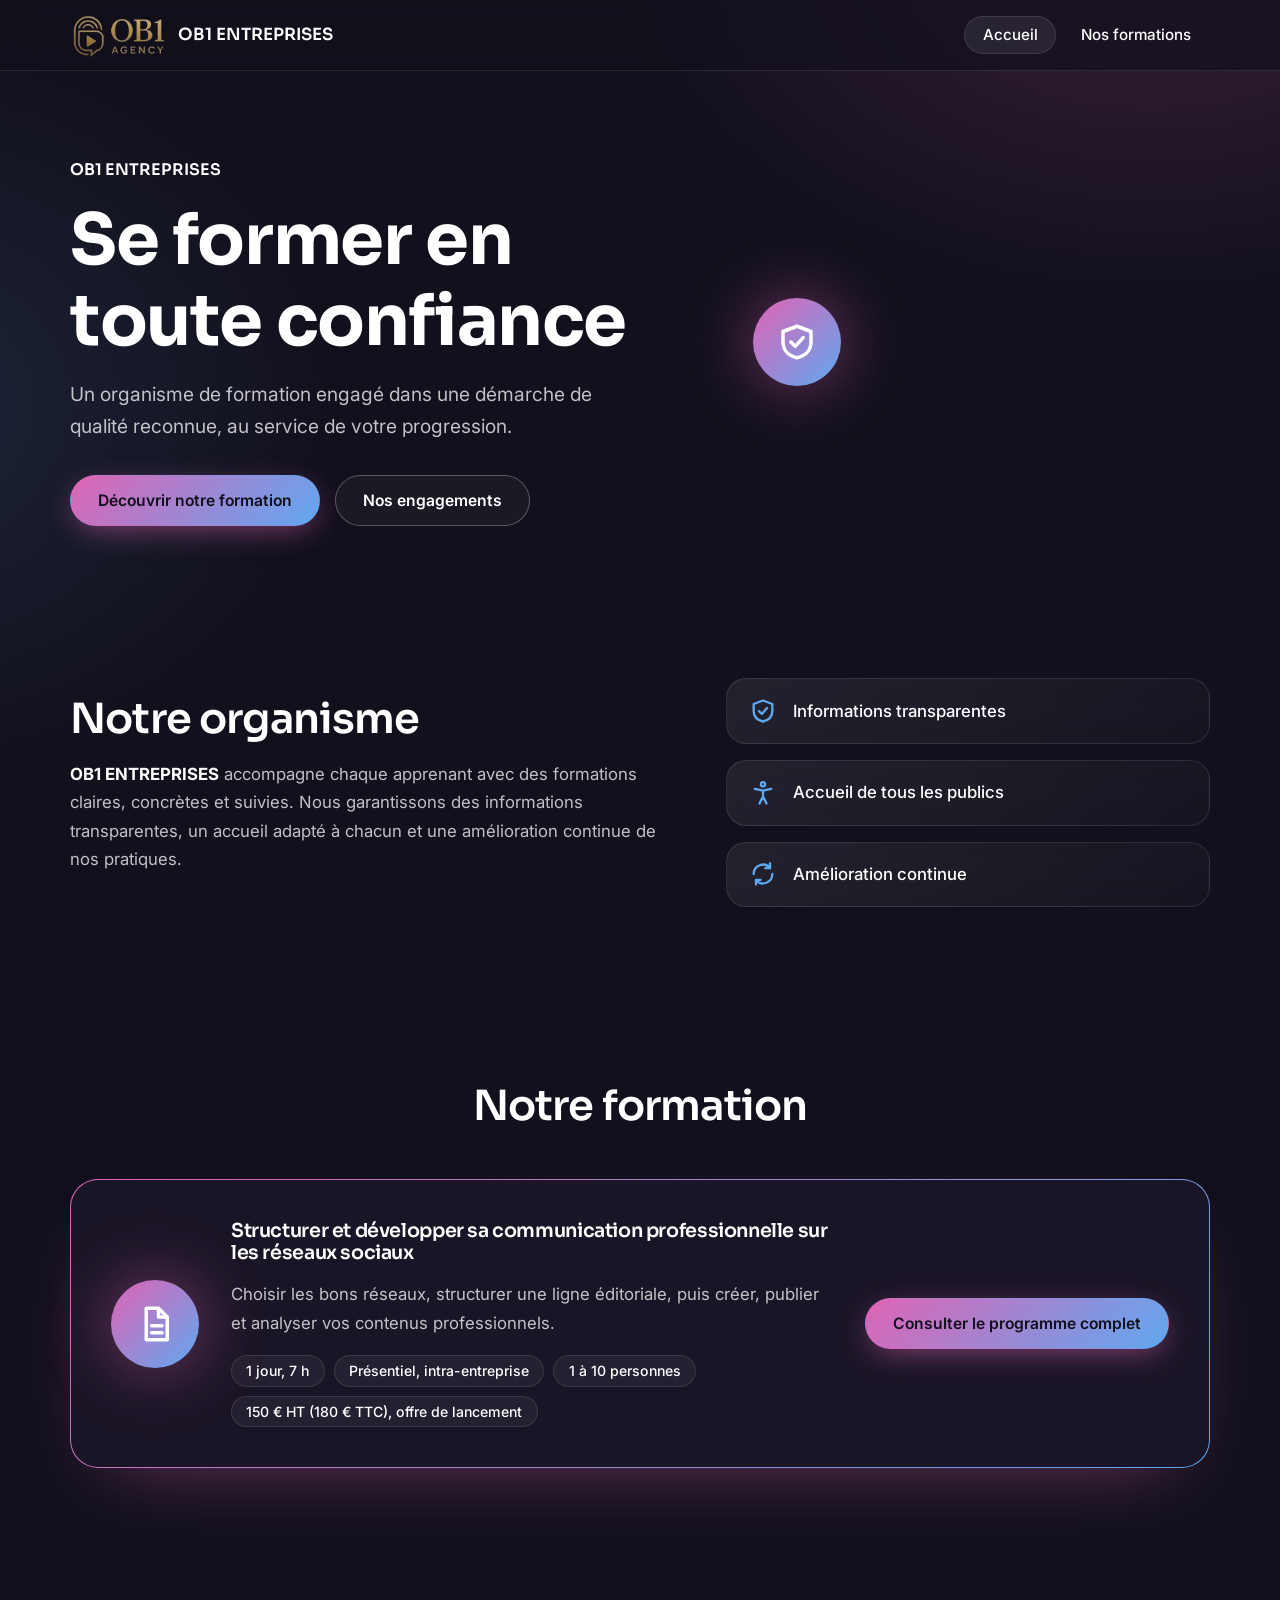
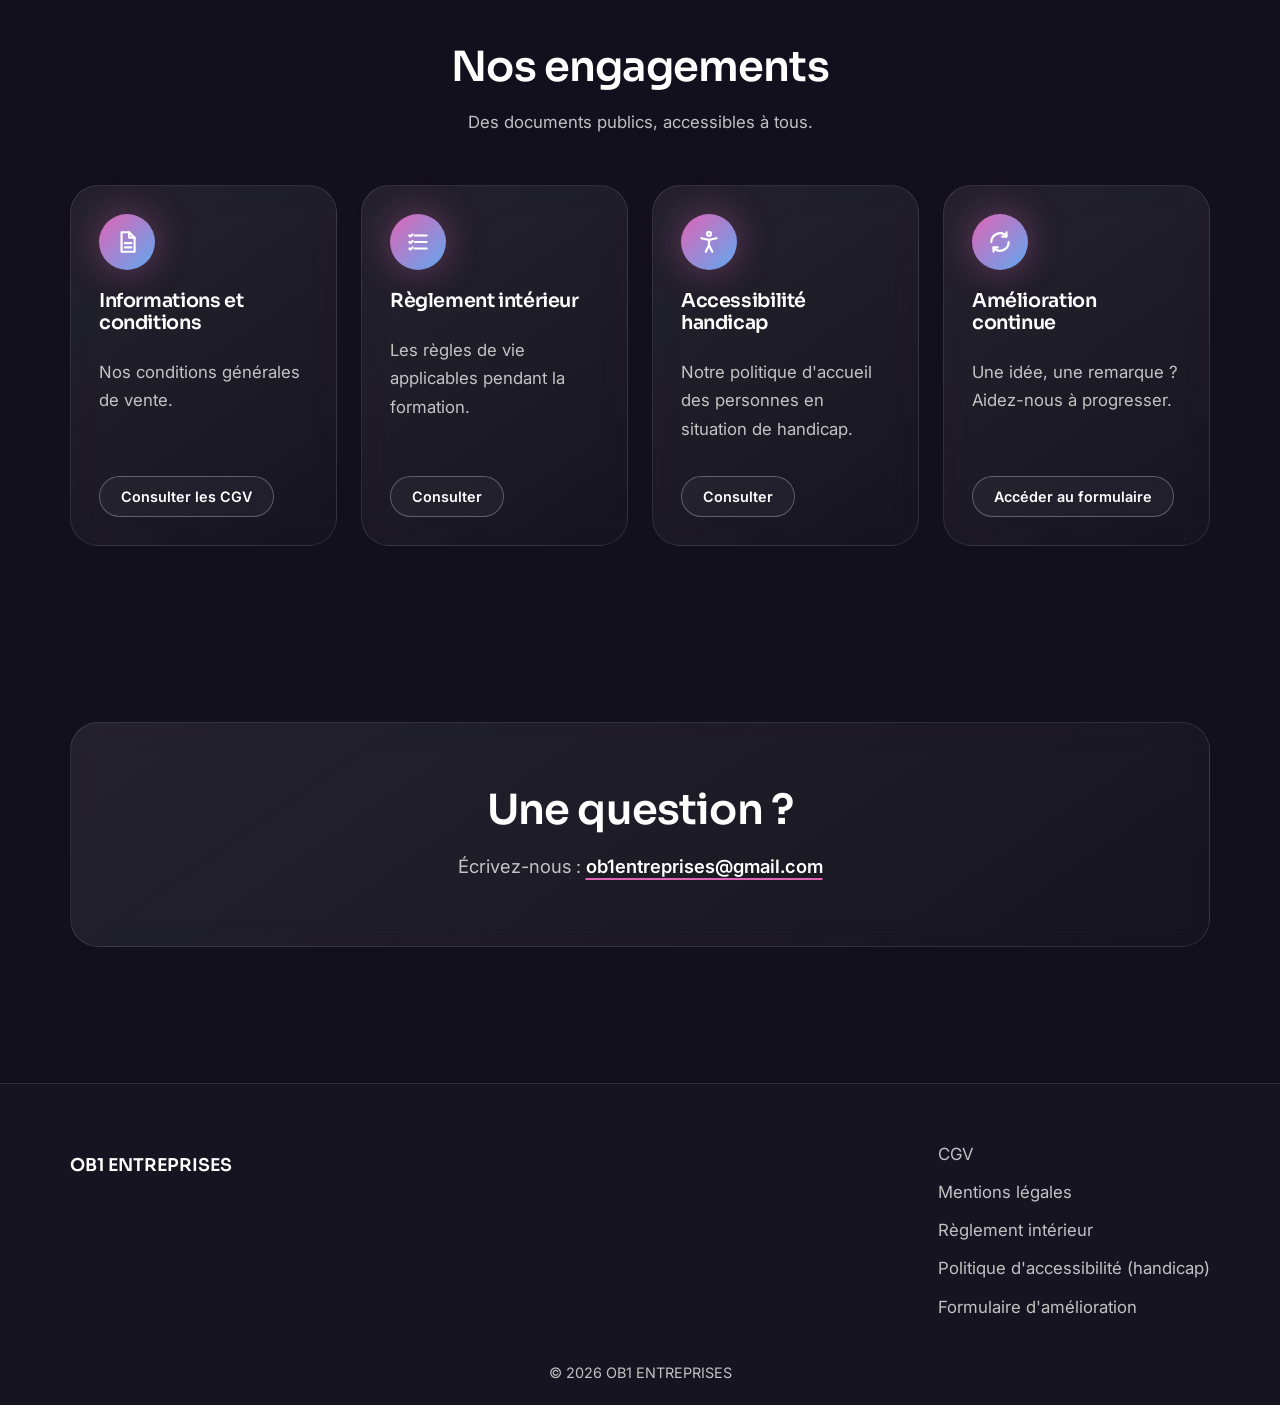
<file: index.html>
<!DOCTYPE html>
<html lang="fr">
<head>
<meta charset="utf-8">
<meta name="viewport" content="width=device-width, initial-scale=1">
<title>Organisme de formation – Qualiopi</title>
<meta name="description" content="Organisme de formation en cours de certification Qualiopi : découvrez notre formation et consultez nos documents publics.">
<meta property="og:title" content="Organisme de formation – Qualiopi">
<meta property="og:description" content="Organisme de formation en cours de certification Qualiopi : découvrez notre formation et consultez nos documents publics.">
<meta property="og:type" content="website">
<meta property="og:locale" content="fr_FR">
<link rel="preconnect" href="https://fonts.googleapis.com">
<link rel="preconnect" href="https://fonts.gstatic.com" crossorigin>
<link href="https://fonts.googleapis.com/css2?family=Sora:wght@600;700&family=Inter:wght@400;500;600&display=swap" rel="stylesheet">
<link rel="stylesheet" href="css/style.css">
</head>
<body data-page="accueil">
<a class="skip" href="#contenu">Aller au contenu</a>
<div id="site-header"></div>
<main id="contenu">
  <section class="hero">
    <div class="container hero-grid">
      <div class="hero-text">
        <p class="hero-org" data-org></p>
        <h1>Se former en toute confiance</h1> <!-- TODO: texte à valider -->
        <p class="lead">Un organisme de formation engagé dans une démarche de qualité reconnue, au service de votre progression.</p> <!-- TODO: texte à valider -->
        <div class="actions">
          <a class="btn" href="formations.html">Découvrir notre formation</a>
          <a class="btn btn-outline" href="#engagements">Nos engagements</a>
        </div>
      </div>
      
        <div class="orb float"><svg class="ico" viewBox="0 0 24 24" fill="none" stroke="currentColor" stroke-width="2" stroke-linecap="round" stroke-linejoin="round" aria-hidden="true"><path d="M12 3l8 3v6c0 5-3.5 8-8 9-4.5-1-8-4-8-9V6z"/><path d="M8.5 12l2.5 2.5 4.5-5"/></svg></div>
        
        
      
    </div>
  </section>

  <section class="section" id="organisme">
    <div class="container split">
      <div class="reveal">
        <h2>Notre organisme</h2>
        <!-- TODO: texte à valider -->
        <p><strong data-org></strong> accompagne chaque apprenant avec des formations claires, concrètes et suivies. Nous garantissons des informations transparentes, un accueil adapté à chacun et une amélioration continue de nos pratiques.</p>
      </div>
      <ul class="points reveal">
        <li class="glass"><svg class="ico" viewBox="0 0 24 24" fill="none" stroke="currentColor" stroke-width="2" stroke-linecap="round" stroke-linejoin="round" aria-hidden="true"><path d="M12 3l8 3v6c0 5-3.5 8-8 9-4.5-1-8-4-8-9V6z"/><path d="M8.5 12l2.5 2.5 4.5-5"/></svg><span>Informations transparentes</span></li>
        <li class="glass"><svg class="ico" viewBox="0 0 24 24" fill="none" stroke="currentColor" stroke-width="2" stroke-linecap="round" stroke-linejoin="round" aria-hidden="true"><circle cx="12" cy="4.5" r="1.8"/><path d="M5 8.5l7 1.5 7-1.5M12 10v5l-3 6M12 15l3 6"/></svg><span>Accueil de tous les publics</span></li>
        <li class="glass"><svg class="ico" viewBox="0 0 24 24" fill="none" stroke="currentColor" stroke-width="2" stroke-linecap="round" stroke-linejoin="round" aria-hidden="true"><path d="M20 12a8 8 0 01-14 5.3M4 12a8 8 0 0114-5.3"/><path d="M18 3v4h-4M6 21v-4h4"/></svg><span>Amélioration continue</span></li>
      </ul>
    </div>
  </section>

  <section class="section" id="formation">
    <div class="container">
      <div class="section-title reveal"><h2>Notre formation</h2></div>
      <article class="card-feature reveal">
        <div class="orb"><svg class="ico" viewBox="0 0 24 24" fill="none" stroke="currentColor" stroke-width="2" stroke-linecap="round" stroke-linejoin="round" aria-hidden="true"><path d="M7 3h7l5 5v13H7z"/><path d="M14 3v5h5M10 13h6M10 17h6"/></svg></div>
        <div class="feature-body">
          <h3 data-formation></h3>
          <p>Choisir les bons réseaux, structurer une ligne éditoriale, puis créer, publier et analyser vos contenus professionnels.</p>
          <ul class="chips">
            <li>1 jour, 7 h</li><li>Présentiel, intra-entreprise</li><li>1 à 10 personnes</li><li>150 € HT (180 € TTC), offre de lancement</li>
          </ul>
        </div>
        <a class="btn" href="#" data-doc="programme">Consulter le programme complet</a>
      </article>
    </div>
  </section>

  <section class="section" id="engagements">
    <div class="container">
      <div class="section-title reveal"><h2>Nos engagements</h2><p>Des documents publics, accessibles à tous.</p></div>
      <div class="grid grid-4">
        <article class="card glass reveal"><div class="orb orb-s"><svg class="ico" viewBox="0 0 24 24" fill="none" stroke="currentColor" stroke-width="2" stroke-linecap="round" stroke-linejoin="round" aria-hidden="true"><path d="M7 3h7l5 5v13H7z"/><path d="M14 3v5h5M10 13h6M10 17h6"/></svg></div><h3>Informations et conditions</h3><p>Nos conditions générales de vente.</p><a class="btn btn-outline" href="#" data-doc="cgv">Consulter les CGV</a></article>
        <article class="card glass reveal"><div class="orb orb-s"><svg class="ico" viewBox="0 0 24 24" fill="none" stroke="currentColor" stroke-width="2" stroke-linecap="round" stroke-linejoin="round" aria-hidden="true"><path d="M9 6h11M9 12h11M9 18h11"/><path d="M4 6l1 1 2-2M4 12l1 1 2-2M4 18l1 1 2-2"/></svg></div><h3>Règlement intérieur</h3><p>Les règles de vie applicables pendant la formation.</p><a class="btn btn-outline" href="#" data-doc="reglement">Consulter</a></article>
        <article class="card glass reveal"><div class="orb orb-s"><svg class="ico" viewBox="0 0 24 24" fill="none" stroke="currentColor" stroke-width="2" stroke-linecap="round" stroke-linejoin="round" aria-hidden="true"><circle cx="12" cy="4.5" r="1.8"/><path d="M5 8.5l7 1.5 7-1.5M12 10v5l-3 6M12 15l3 6"/></svg></div><h3>Accessibilité handicap</h3><p>Notre politique d'accueil des personnes en situation de handicap.</p><a class="btn btn-outline" href="#" data-doc="accessibilite">Consulter</a></article>
        <article class="card glass reveal"><div class="orb orb-s"><svg class="ico" viewBox="0 0 24 24" fill="none" stroke="currentColor" stroke-width="2" stroke-linecap="round" stroke-linejoin="round" aria-hidden="true"><path d="M20 12a8 8 0 01-14 5.3M4 12a8 8 0 0114-5.3"/><path d="M18 3v4h-4M6 21v-4h4"/></svg></div><h3>Amélioration continue</h3><p>Une idée, une remarque ? Aidez-nous à progresser.</p><a class="btn btn-outline" href="#" data-doc="amelioration">Accéder au formulaire</a></article>
      </div>
    </div>
  </section>

  <section class="section" id="contact">
    <div class="container">
      <div class="glass contact reveal">
        <h2>Une question ?</h2>
        <p>Écrivez-nous : <a data-email href="#"></a></p>
      </div>
    </div>
  </section>
</main>
<div id="site-footer"></div>
<script src="js/config.js"></script>
<script src="js/main.js"></script>
</body>
</html>
</file>
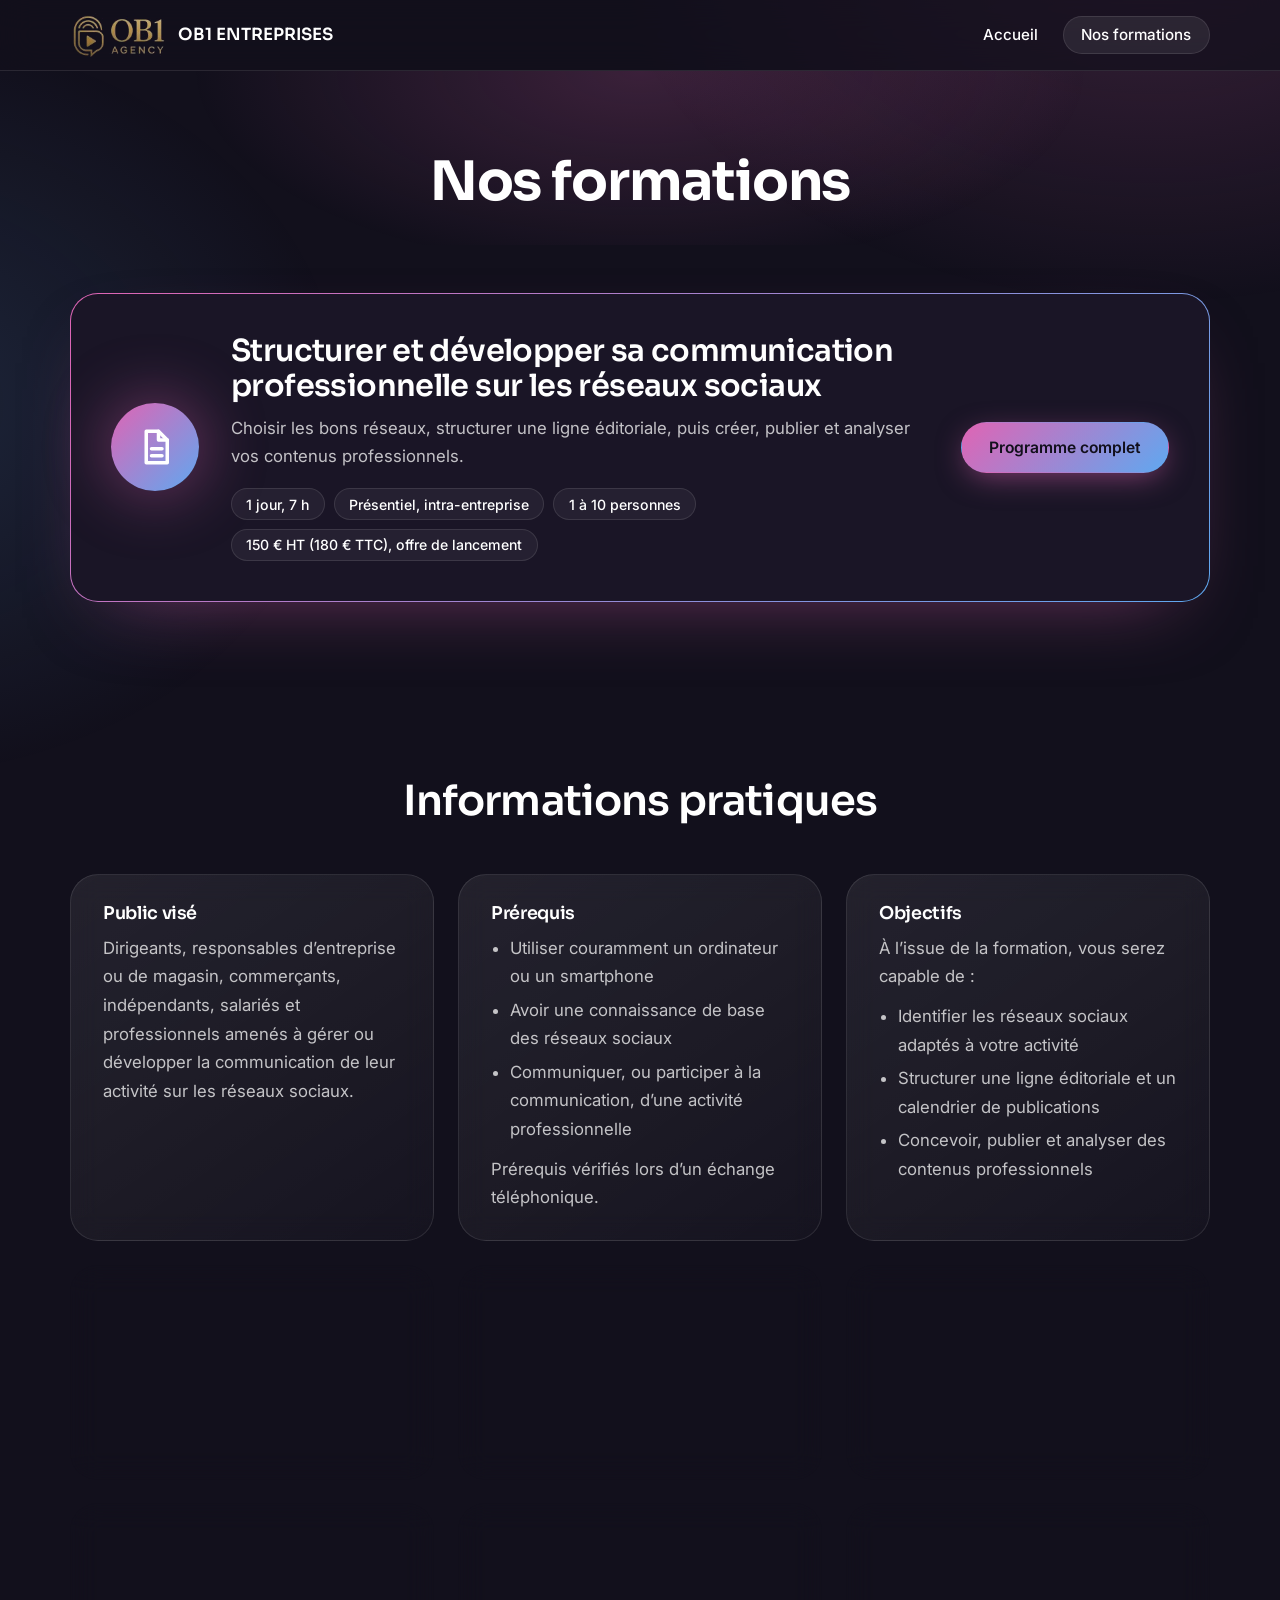
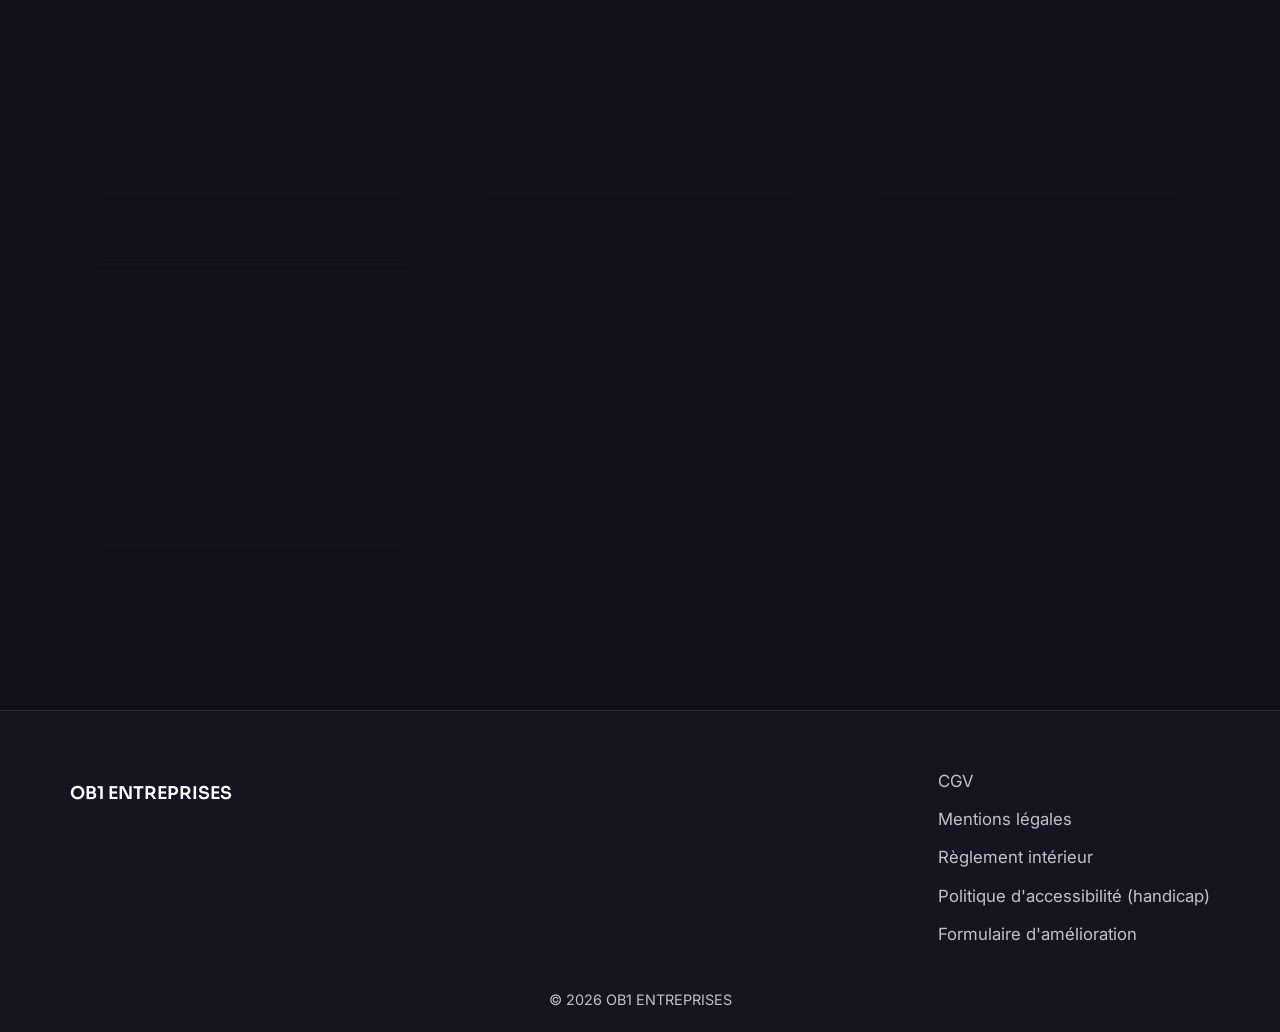
<file: formations.html>
<!DOCTYPE html>
<html lang="fr">
<head>
<meta charset="utf-8">
<meta name="viewport" content="width=device-width, initial-scale=1">
<title>Nos formations – Qualiopi</title>
<meta name="description" content="Découvrez la formation en cours de certification Qualiopi et consultez son programme complet.">
<meta property="og:title" content="Nos formations – Qualiopi">
<meta property="og:description" content="Découvrez la formation en cours de certification Qualiopi et consultez son programme complet.">
<meta property="og:type" content="website">
<meta property="og:locale" content="fr_FR">
<link rel="preconnect" href="https://fonts.googleapis.com">
<link rel="preconnect" href="https://fonts.gstatic.com" crossorigin>
<link href="https://fonts.googleapis.com/css2?family=Sora:wght@600;700&family=Inter:wght@400;500;600&display=swap" rel="stylesheet">
<link rel="stylesheet" href="css/style.css">
</head>
<body data-page="formations">
<a class="skip" href="#contenu">Aller au contenu</a>
<div id="site-header"></div>
<main id="contenu">
  <div class="page-head"><div class="container"><h1>Nos formations</h1></div></div>
  <section class="section">
    <div class="container">
      <!-- Grille extensible : dupliquez un <article> pour ajouter une formation -->
      <div class="grid">
        <article class="card-feature reveal" style="grid-column:1/-1">
          <div class="orb"><svg class="ico" viewBox="0 0 24 24" fill="none" stroke="currentColor" stroke-width="2" stroke-linecap="round" stroke-linejoin="round" aria-hidden="true"><path d="M7 3h7l5 5v13H7z"/><path d="M14 3v5h5M10 13h6M10 17h6"/></svg></div>
          <div class="feature-body">
            <h2><a href="#" data-doc="programme" data-formation></a></h2>
            <p>Choisir les bons réseaux, structurer une ligne éditoriale, puis créer, publier et analyser vos contenus professionnels.</p>
            <ul class="chips">
            <li>1 jour, 7 h</li><li>Présentiel, intra-entreprise</li><li>1 à 10 personnes</li><li>150 € HT (180 € TTC), offre de lancement</li>
          </ul>
          </div>
          <a class="btn" href="#" data-doc="programme">Programme complet</a>
        </article>
      </div>
    </div>
  </section>
  <section class="section" id="informations">
    <div class="container">
      <div class="section-title reveal"><h2>Informations pratiques</h2></div>
      <div class="grid grid-info">
        <article class="glass info reveal"><h3>Public visé</h3><p>Dirigeants, responsables d’entreprise ou de magasin, commerçants, indépendants, salariés et professionnels amenés à gérer ou développer la communication de leur activité sur les réseaux sociaux.</p></article>
        <article class="glass info reveal"><h3>Prérequis</h3><ul><li>Utiliser couramment un ordinateur ou un smartphone</li><li>Avoir une connaissance de base des réseaux sociaux</li><li>Communiquer, ou participer à la communication, d’une activité professionnelle</li></ul><p>Prérequis vérifiés lors d’un échange téléphonique.</p></article>
        <article class="glass info reveal"><h3>Objectifs</h3><p>À l’issue de la formation, vous serez capable de :</p><ul><li>Identifier les réseaux sociaux adaptés à votre activité</li><li>Structurer une ligne éditoriale et un calendrier de publications</li><li>Concevoir, publier et analyser des contenus professionnels</li></ul></article>
        <article class="glass info reveal"><h3>Durée et organisation</h3><p>1 jour, soit 7 h de formation : 9h00 à 12h00 et 13h00 à 17h00.</p><p>En présentiel, en intra-entreprise, pour un groupe de 1 à 10 personnes.</p></article>
        <article class="glass info reveal"><h3>Lieu</h3><p>A définir</p></article>
        <article class="glass info reveal"><h3>Tarif</h3><p><strong>150 € HT, soit 180 € TTC</strong><br>Offre de lancement.</p></article>
        <article class="glass info reveal"><h3>Modalités et délai d’accès</h3><p>Les documents du dossier de candidature sont à retourner 5 jours avant le début de la formation. La formation est accessible une fois le dossier complet.</p></article>
        <article class="glass info reveal"><h3>Évaluation et certificat</h3><p>Test de positionnement (QCM) avant la formation, évaluation à chaud (QCM) pendant, enquête à froid par entretien téléphonique après. Réussite au-delà de 60 % de réponses correctes. Un certificat de réalisation est remis à chaque stagiaire.</p></article>
        <article class="glass info reveal"><h3>Accessibilité</h3><p>Pour toute situation de handicap, contactez-nous afin d’étudier les aménagements possibles, au cas par cas (par exemple tiers-temps, ou choix du présentiel ou du distanciel). Le contenu et le niveau des évaluations restent inchangés.</p></article>
        <article class="glass info reveal"><h3>Formateur</h3><p>Oualid Benhamed, expérience en communication digitale, en animation de communautés et en formation d’adultes. Pédagogie interactive, orientée compétences opérationnelles.</p><p><a data-email href="#"></a> (réponse sous 48 h)</p></article>
      </div>
    </div>
  </section>
</main>
<div id="site-footer"></div>
<script src="js/config.js"></script>
<script src="js/main.js"></script>
</body>
</html>
</file>
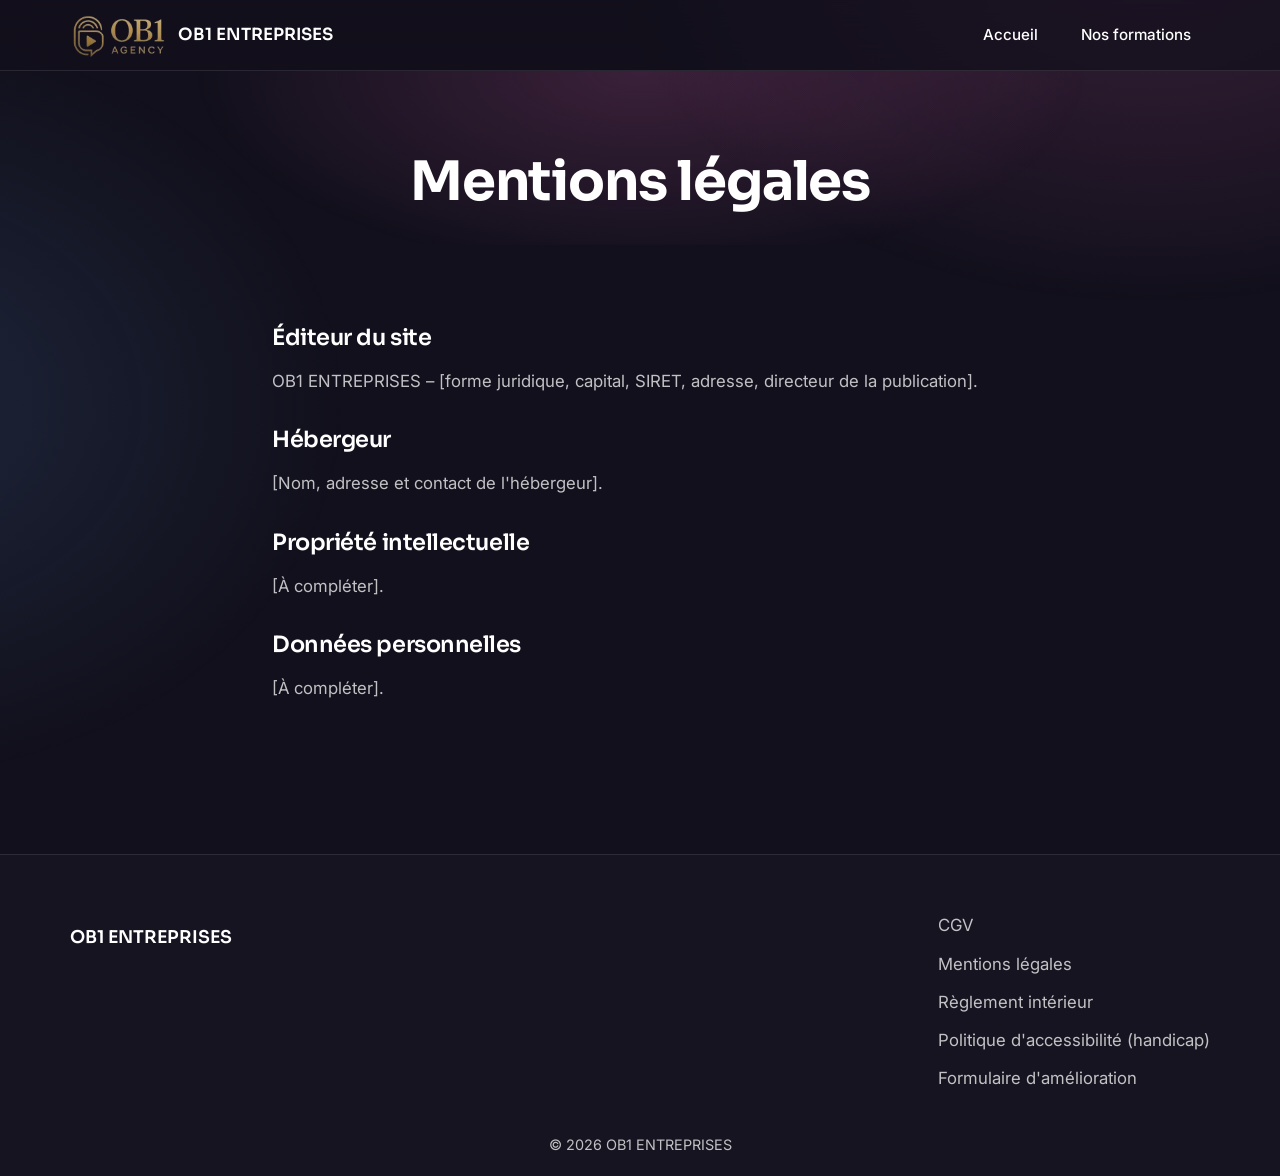
<file: mentions-legales.html>
<!DOCTYPE html>
<html lang="fr">
<head>
<meta charset="utf-8">
<meta name="viewport" content="width=device-width, initial-scale=1">
<title>Mentions légales</title>
<meta name="description" content="Mentions légales du site de l'organisme de formation.">
<meta property="og:title" content="Mentions légales">
<meta property="og:description" content="Mentions légales du site de l'organisme de formation.">
<meta property="og:type" content="website">
<meta property="og:locale" content="fr_FR">
<link rel="preconnect" href="https://fonts.googleapis.com">
<link rel="preconnect" href="https://fonts.gstatic.com" crossorigin>
<link href="https://fonts.googleapis.com/css2?family=Sora:wght@600;700&family=Inter:wght@400;500;600&display=swap" rel="stylesheet">
<link rel="stylesheet" href="css/style.css">
</head>
<body data-page="mentions">
<a class="skip" href="#contenu">Aller au contenu</a>
<div id="site-header"></div>
<main id="contenu">
  <div class="page-head"><div class="container"><h1>Mentions légales</h1></div></div>
  <section class="section">
    <div class="container legal">
      <!-- TODO: contenu à compléter -->
      <h2>Éditeur du site</h2><p><span data-org></span> – [forme juridique, capital, SIRET, adresse, directeur de la publication].</p>
      <h2>Hébergeur</h2><p>[Nom, adresse et contact de l'hébergeur].</p>
      <h2>Propriété intellectuelle</h2><p>[À compléter].</p>
      <h2>Données personnelles</h2><p>[À compléter].</p>
    </div>
  </section>
</main>
<div id="site-footer"></div>
<script src="js/config.js"></script>
<script src="js/main.js"></script>
</body>
</html>
</file>
<file: css/style.css>
/* ==========================================================
   Direction artistique : thème sombre premium.
   Toutes les couleurs et polices sont dans :root.
   ========================================================== */
:root{
  --bg:#12101c;                 /* fond principal */
  --bg-2:#1a1526;              /* fond des cartes pleines */
  --pink:#e064b4;              /* accent 1 */
  --blue:#5fa8f0;              /* accent 2 */
  --grad:linear-gradient(135deg,var(--pink),var(--blue));
  --text:#ffffff;
  --text-2:rgba(255,255,255,.74);
  --line:rgba(255,255,255,.1);
  --glass:linear-gradient(145deg,rgba(255,255,255,.08),rgba(255,255,255,.02));
  --glow:0 0 60px 8px rgba(224,100,180,.35);
  --r:28px;
  --h:"Sora",system-ui,sans-serif;    /* titres */
  --b:"Inter",system-ui,sans-serif;   /* texte */
}
*{box-sizing:border-box}
html{scroll-behavior:smooth}
body{margin:0;font:400 1.05rem/1.7 var(--b);color:var(--text);background:var(--bg);overflow-x:hidden}
/* Lueurs d'ambiance fixes en arrière-plan */
body::before{content:"";position:fixed;inset:0;z-index:-1;pointer-events:none;
  background:radial-gradient(55rem 38rem at 90% -8%,rgba(224,100,180,.20),transparent 62%),
             radial-gradient(48rem 38rem at -10% 45%,rgba(95,168,240,.15),transparent 62%)}
h1,h2,h3{font-family:var(--h);font-weight:600;line-height:1.15;margin:0 0 1rem;letter-spacing:-.02em}
h1{font-size:clamp(2.4rem,6vw,4.4rem);font-weight:700}
h2{font-size:clamp(1.8rem,4vw,2.6rem)} h3{font-size:1.2rem}
p{margin:0 0 1rem;color:var(--text-2)}
strong{color:var(--text)}
img{max-width:100%;height:auto}
a{color:inherit}
.container{width:min(1140px,92%);margin-inline:auto}
:focus-visible{outline:3px solid #9fd0ff;outline-offset:3px;border-radius:8px}
.skip{position:absolute;left:-999px;top:0;background:#fff;color:#12101c;padding:.6rem 1rem;z-index:100}
.skip:focus{left:0}

/* Verre dépoli */
.glass{background:var(--glass);border:1px solid var(--line);border-radius:var(--r);backdrop-filter:blur(14px);-webkit-backdrop-filter:blur(14px)}

/* Pastille dégradée lumineuse */
.orb{width:88px;height:88px;border-radius:50%;background:var(--grad);display:grid;place-items:center;box-shadow:var(--glow);flex:none}
.orb .ico{width:42px;height:42px;color:#fff}
.orb-s{width:56px;height:56px;box-shadow:0 0 34px 2px rgba(224,100,180,.35)}
.orb-s .ico{width:26px;height:26px}
.float{animation:float 6s ease-in-out infinite}
@keyframes float{50%{transform:translateY(-10px)}}

/* En-tête */
.site-header{position:sticky;top:0;z-index:50;background:rgba(18,16,28,.72);backdrop-filter:blur(16px);-webkit-backdrop-filter:blur(16px);border-bottom:1px solid var(--line)}
.header-inner{display:flex;align-items:center;justify-content:space-between;padding:.8rem 0}
.brand{display:flex;align-items:center;gap:.8rem;text-decoration:none;font:600 1.05rem var(--h)}
.brand img{height:44px;width:auto}
.main-nav ul{display:flex;gap:.4rem;list-style:none;margin:0;padding:0}
.main-nav a{display:block;font:500 .95rem var(--b);text-decoration:none;padding:.55rem 1.1rem;border-radius:999px;border:1px solid transparent;transition:background .2s,border-color .2s}
.main-nav a:hover{background:rgba(255,255,255,.08)}
.main-nav a[aria-current]{background:rgba(255,255,255,.08);border-color:var(--line)}
.burger{display:none;background:none;border:1px solid var(--line);border-radius:12px;padding:.55rem .6rem;cursor:pointer}
.burger span{display:block;width:22px;height:2px;background:#fff;margin:5px 0;border-radius:2px}
@media(max-width:760px){
  .burger{display:block}
  .main-nav{display:none;position:absolute;top:100%;left:0;right:0;background:var(--bg-2);border-bottom:1px solid var(--line);padding:1rem 4%}
  .main-nav.open{display:block}
  .main-nav ul{flex-direction:column}
  .brand-name{display:none}
}

/* Boutons (texte sombre sur dégradé clair = contraste AA) */
.btn{display:inline-block;font:600 .98rem var(--b);text-decoration:none;color:#12101c;background:var(--grad);
  padding:.95rem 1.7rem;border-radius:999px;border:1px solid transparent;box-shadow:0 8px 30px -6px rgba(224,100,180,.55);
  transition:transform .25s,box-shadow .25s,background .25s,border-color .25s}
.btn:hover{transform:translateY(-2px);box-shadow:0 12px 38px -6px rgba(95,168,240,.65)}
.btn-outline{background:rgba(255,255,255,.04);color:#fff;border-color:rgba(255,255,255,.28);box-shadow:none}
.btn-outline:hover{background:rgba(255,255,255,.1);border-color:var(--pink);box-shadow:0 0 28px -4px rgba(224,100,180,.5)}

/* Hero */
.hero{padding:5.5rem 0 4rem}
.hero-grid{display:grid;grid-template-columns:1.15fr .85fr;gap:4rem;align-items:center}
.hero-org{font:600 1rem var(--h);color:var(--text);margin:0 0 1.25rem}
.lead{font-size:1.2rem;max-width:34rem;margin-bottom:2rem}
.actions{display:flex;flex-wrap:wrap;gap:.9rem}
.hero-card{margin-top:2.75rem;padding:0 2rem 2.2rem;text-align:center;box-shadow:0 30px 80px -30px rgba(0,0,0,.7)}
.hero-card .orb{margin:-44px auto 1.5rem;width:100px;height:100px}
.hero-card img{width:200px;margin-bottom:1rem}
.hero-card-text{margin:0;font-weight:500;color:var(--text)}
@media(max-width:860px){.hero-grid{grid-template-columns:1fr;gap:2.5rem}.hero{padding-top:3.5rem}}

/* Sections */
.section{padding:5.5rem 0}
.section-title{text-align:center;margin-bottom:3rem}
.section-title p{margin:0}
.split{display:grid;grid-template-columns:1.1fr .9fr;gap:4rem;align-items:center}
.points{list-style:none;margin:0;padding:0;display:grid;gap:1rem}
.points li{display:flex;align-items:center;gap:1rem;padding:1.1rem 1.4rem;border-radius:20px;font-weight:500}
.points .ico{width:28px;height:28px;color:var(--blue);flex:none}
@media(max-width:860px){.split{grid-template-columns:1fr;gap:2rem}}

.grid{display:grid;gap:1.5rem;grid-template-columns:repeat(auto-fit,minmax(250px,1fr))}
.card{padding:2rem;display:flex;flex-direction:column;gap:.5rem;transition:transform .3s,border-color .3s,box-shadow .3s}
.card:hover{transform:translateY(-6px);border-color:rgba(224,100,180,.5);box-shadow:0 24px 60px -24px rgba(224,100,180,.45)}
.card .orb{margin-bottom:.75rem}
.card p{flex:1}
.card .btn{align-self:flex-start;margin-top:.5rem;padding:.7rem 1.3rem;font-size:.9rem}
.card h3 a{text-decoration:underline;text-decoration-color:var(--pink);text-decoration-thickness:2px;text-underline-offset:5px}

/* Carte formation mise en avant (bordure dégradée) */
.card-feature{display:flex;align-items:center;gap:2rem;flex-wrap:wrap;padding:2.5rem;border-radius:var(--r);
  border:1px solid transparent;background:linear-gradient(var(--bg-2),var(--bg-2)) padding-box,var(--grad) border-box;
  box-shadow:0 30px 80px -40px rgba(224,100,180,.5)}
.feature-body{flex:1;min-width:240px}
.feature-body p{margin:0}

.contact{text-align:center;padding:4rem 2rem}
.contact p{margin:0;font-size:1.15rem}
.contact a{color:#fff;font-weight:600;text-decoration-color:var(--pink);text-decoration-thickness:2px;text-underline-offset:5px}

/* Pages internes */
.page-head{text-align:center;padding:5rem 0 2rem;background:radial-gradient(40rem 18rem at 50% 0,rgba(224,100,180,.2),transparent 70%)}
.page-head h1{font-size:clamp(2.2rem,5vw,3.4rem);margin:0}
.page-head+.section{padding-top:3rem}
.legal{max-width:46rem}
.legal h2{font-size:1.4rem;margin-top:2rem}

/* Pied de page */
.site-footer{border-top:1px solid var(--line);background:rgba(255,255,255,.02);padding:3.5rem 0 1.2rem;margin-top:3rem}
.footer-inner{display:flex;flex-wrap:wrap;gap:2.5rem;justify-content:space-between;align-items:flex-start}
.footer-name{font:600 1.1rem var(--h);margin:.9rem 0 0;color:#fff}
.site-footer ul{list-style:none;margin:0;padding:0;display:grid;gap:.6rem}
.site-footer a{text-decoration:none;color:var(--text-2);transition:color .2s}
.site-footer a:hover{color:#fff;text-decoration:underline;text-decoration-color:var(--pink);text-underline-offset:4px}
.copy{text-align:center;font-size:.9rem;margin:2.5rem 0 0}

/* Apparitions douces */
.reveal{opacity:0;transform:translateY(24px);transition:opacity .7s,transform .7s}
.reveal.in{opacity:1;transform:none}
@media(prefers-reduced-motion:reduce){*{transition:none!important;animation:none!important;scroll-behavior:auto!important}.reveal{opacity:1;transform:none}}

/* Engagements : 4 colonnes → 2×2 → 1 colonne (jamais 3+1) */
.grid-4{grid-template-columns:repeat(4,1fr)}
.grid-4 .card{padding:1.75rem}
@media(max-width:1100px){.grid-4{grid-template-columns:repeat(2,1fr)}}
@media(max-width:600px){.grid-4{grid-template-columns:1fr}}

/* Pastilles d'informations clés */
.chips{list-style:none;margin:1.1rem 0 0;padding:0;display:flex;flex-wrap:wrap;gap:.55rem}
.chips li{font:500 .88rem var(--b);padding:.4rem .9rem;border-radius:999px;border:1px solid var(--line);background:rgba(255,255,255,.05);color:#fff}
.feature-body h2{font-size:clamp(1.4rem,3vw,1.9rem);margin-bottom:.6rem}
.feature-body h2 a{text-decoration:none}
.feature-body h2 a:hover{text-decoration:underline;text-decoration-color:var(--pink);text-decoration-thickness:2px;text-underline-offset:6px}

/* Informations pratiques */
.grid-info{grid-template-columns:repeat(auto-fit,minmax(300px,1fr))}
.info{padding:1.75rem 2rem}
.info h3{font-size:1.1rem;margin-bottom:.7rem}
.info p{margin:0 0 .7rem}.info p:last-child{margin:0}
.info ul{margin:0 0 .7rem;padding-left:1.2rem;color:var(--text-2)}
.info li{margin-bottom:.3rem}
.info a{color:#fff;text-decoration-color:var(--pink);text-underline-offset:4px}
</file>
